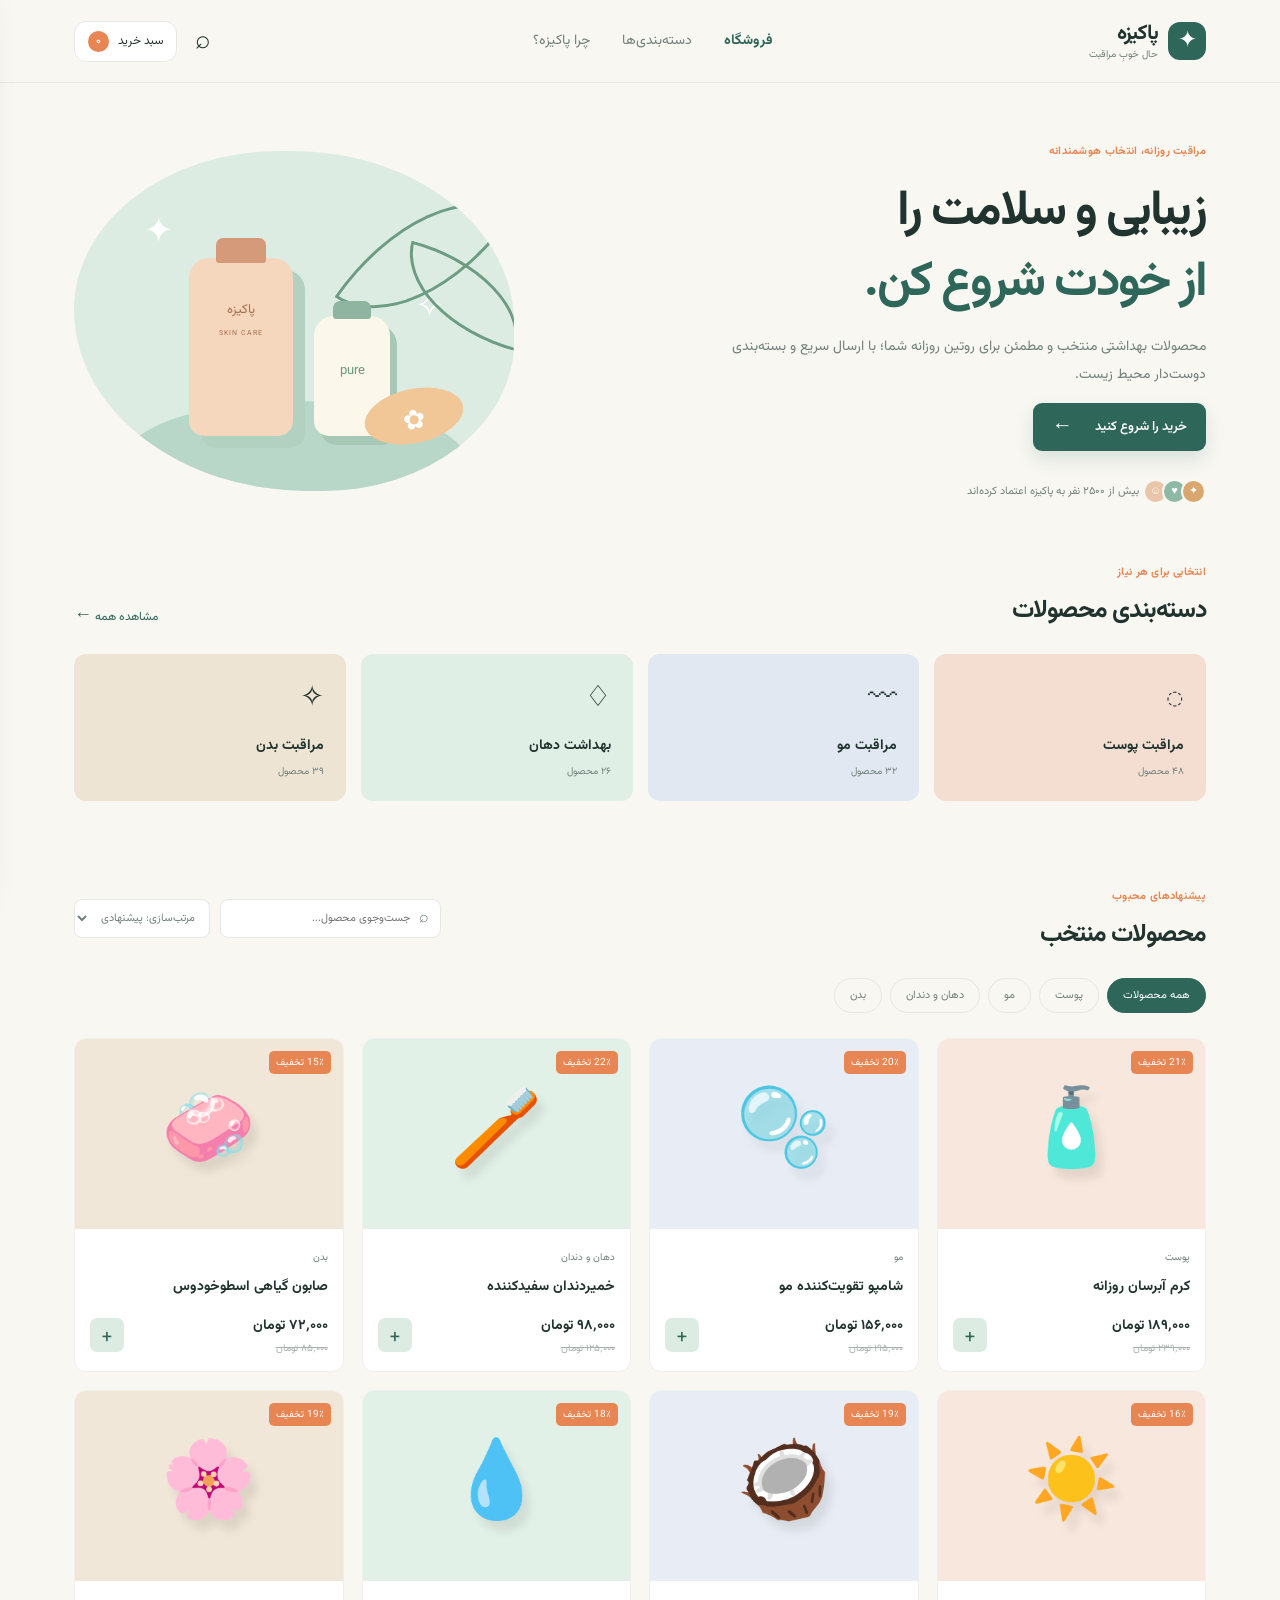
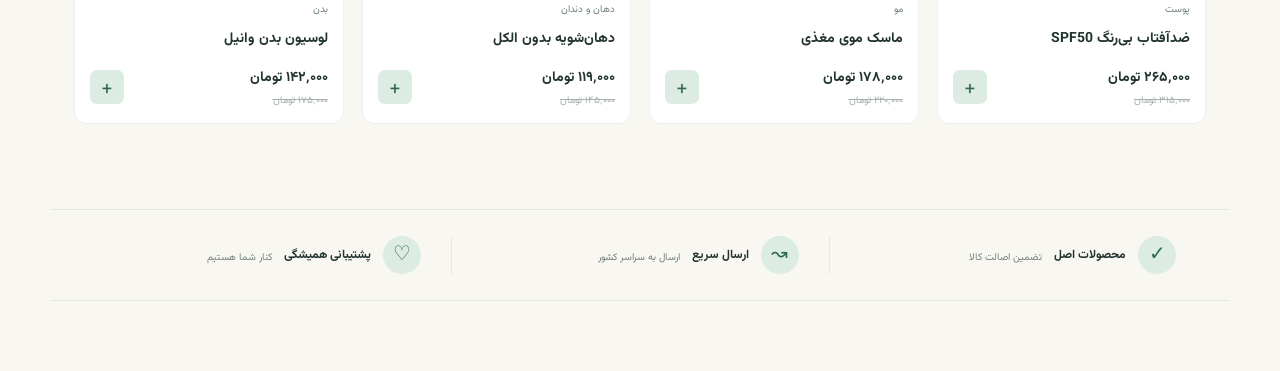
<file: run-20260830-100632-6245640f/index.html>
<!doctype html>
<html lang="fa" dir="rtl">
<head>
  <meta charset="UTF-8">
  <meta name="viewport" content="width=device-width, initial-scale=1.0">
  <meta name="description" content="فروشگاه آنلاین لوازم بهداشتی پاکیزه؛ محصولات مراقبت از پوست و مو با ارسال سریع">
  <title>پاکیزه | فروشگاه لوازم بهداشتی</title>
  <link rel="stylesheet" href="styles.css">
</head>
<body>
  <header class="site-header">
    <div class="container header-inner">
      <a class="brand" href="#top" aria-label="بازگشت به صفحه اصلی پاکیزه">
        <span class="brand-mark" aria-hidden="true">✦</span>
        <span><strong>پاکیزه</strong><small>حال خوبِ مراقبت</small></span>
      </a>
      <nav class="main-nav" aria-label="منوی اصلی">
        <a class="active" href="#products">فروشگاه</a>
        <a href="#categories">دسته‌بندی‌ها</a>
        <a href="#benefits">چرا پاکیزه؟</a>
      </nav>
      <div class="header-actions">
        <button class="icon-button" id="focusSearch" type="button" aria-label="جست‌وجوی محصول">⌕</button>
        <button class="cart-button" id="openCart" type="button" aria-label="مشاهده سبد خرید">
          <span aria-hidden="true">سبد خرید</span><b id="cartCount">۰</b>
        </button>
      </div>
    </div>
  </header>

  <main id="top">
    <section class="hero container" aria-labelledby="hero-title">
      <div class="hero-copy">
        <span class="eyebrow">مراقبت روزانه، انتخاب هوشمندانه</span>
        <h1 id="hero-title">زیبایی و سلامت را<br><em>از خودت شروع کن.</em></h1>
        <p>محصولات بهداشتی منتخب و مطمئن برای روتین روزانه شما؛ با ارسال سریع و بسته‌بندی دوست‌دار محیط زیست.</p>
        <a class="primary-button" href="#products">خرید را شروع کنید <span>←</span></a>
        <div class="hero-note"><span class="avatar-stack"><i>☺</i><i>♥</i><i>✦</i></span><span>بیش از ۲۵۰۰ نفر به پاکیزه اعتماد کرده‌اند</span></div>
      </div>
      <div class="hero-art" aria-label="تصویرسازی محصولات مراقبتی" role="img">
        <span class="sparkle sparkle-one">✦</span><span class="sparkle sparkle-two">✧</span>
        <div class="leaf leaf-one"></div><div class="leaf leaf-two"></div>
        <div class="bottle bottle-large"><span>پاکیزه</span><small>SKIN CARE</small></div>
        <div class="bottle bottle-small"><span>pure</span></div>
        <div class="soap">✿</div>
      </div>
    </section>

    <section class="categories container" id="categories" aria-labelledby="category-title">
      <div class="section-heading"><div><span class="eyebrow">انتخابی برای هر نیاز</span><h2 id="category-title">دسته‌بندی محصولات</h2></div><a href="#products">مشاهده همه <span>←</span></a></div>
      <div class="category-grid">
        <button class="category-card category-skin" data-category="پوست" type="button"><span class="category-icon">◌</span><strong>مراقبت پوست</strong><small>۴۸ محصول</small></button>
        <button class="category-card category-hair" data-category="مو" type="button"><span class="category-icon">〰</span><strong>مراقبت مو</strong><small>۳۲ محصول</small></button>
        <button class="category-card category-oral" data-category="دهان و دندان" type="button"><span class="category-icon">♢</span><strong>بهداشت دهان</strong><small>۲۶ محصول</small></button>
        <button class="category-card category-body" data-category="بدن" type="button"><span class="category-icon">✧</span><strong>مراقبت بدن</strong><small>۳۹ محصول</small></button>
      </div>
    </section>

    <section class="products-section container" id="products" aria-labelledby="products-title">
      <div class="section-heading products-heading"><div><span class="eyebrow">پیشنهادهای محبوب</span><h2 id="products-title">محصولات منتخب</h2></div><div class="product-tools"><label class="search-box"><span aria-hidden="true">⌕</span><input id="searchInput" type="search" placeholder="جست‌وجوی محصول..." aria-label="جست‌وجوی محصول"></label><select id="sortSelect" aria-label="مرتب‌سازی محصولات"><option value="featured">مرتب‌سازی: پیشنهادی</option><option value="price-low">ارزان‌ترین</option><option value="price-high">گران‌ترین</option><option value="discount">بیشترین تخفیف</option></select></div></div>
      <div class="filter-row" role="group" aria-label="فیلتر دسته‌بندی"><button class="filter-button active" data-filter="همه" type="button">همه محصولات</button><button class="filter-button" data-filter="پوست" type="button">پوست</button><button class="filter-button" data-filter="مو" type="button">مو</button><button class="filter-button" data-filter="دهان و دندان" type="button">دهان و دندان</button><button class="filter-button" data-filter="بدن" type="button">بدن</button></div>
      <div class="product-grid" id="productGrid" aria-live="polite"></div>
      <div class="empty-state" id="emptyState" hidden><div>⌕</div><h3>محصولی پیدا نشد</h3><p>عبارت جست‌وجو یا دسته‌بندی دیگری را امتحان کنید.</p><button class="secondary-button" id="clearFilters" type="button">حذف فیلترها</button></div>
    </section>

    <section class="benefits container" id="benefits" aria-label="مزایای خرید از پاکیزه"><div><span class="benefit-icon">✓</span><strong>محصولات اصل</strong><small>تضمین اصالت کالا</small></div><div><span class="benefit-icon">↝</span><strong>ارسال سریع</strong><small>ارسال به سراسر کشور</small></div><div><span class="benefit-icon">♡</span><strong>پشتیبانی همیشگی</strong><small>کنار شما هستیم</small></div></section>
  </main>

  <aside class="cart-panel" id="cartPanel" aria-label="سبد خرید" aria-hidden="true">
    <div class="cart-header"><div><span class="eyebrow">انتخاب‌های شما</span><h2>سبد خرید</h2></div><button class="close-button" id="closeCart" type="button" aria-label="بستن سبد خرید">×</button></div>
    <div class="cart-items" id="cartItems"></div>
    <div class="cart-empty" id="cartEmpty"><span>🛍</span><h3>سبد خرید شما خالی است</h3><p>محصولات مورد علاقه‌تان را به سبد اضافه کنید.</p></div>
    <div class="cart-footer" id="cartFooter"><div class="total-line"><span>مجموع سفارش</span><strong id="cartTotal">۰ تومان</strong></div><button class="primary-button full-button" id="checkoutButton" type="button">ادامه و ثبت سفارش <span>←</span></button><small>پرداخت در این نسخه نمایشی انجام نمی‌شود.</small></div>
  </aside>
  <div class="overlay" id="overlay"></div>
  <div class="toast" id="toast" role="status" aria-live="polite"></div>
  <script src="script.js"></script>
</body>
</html>
</file>
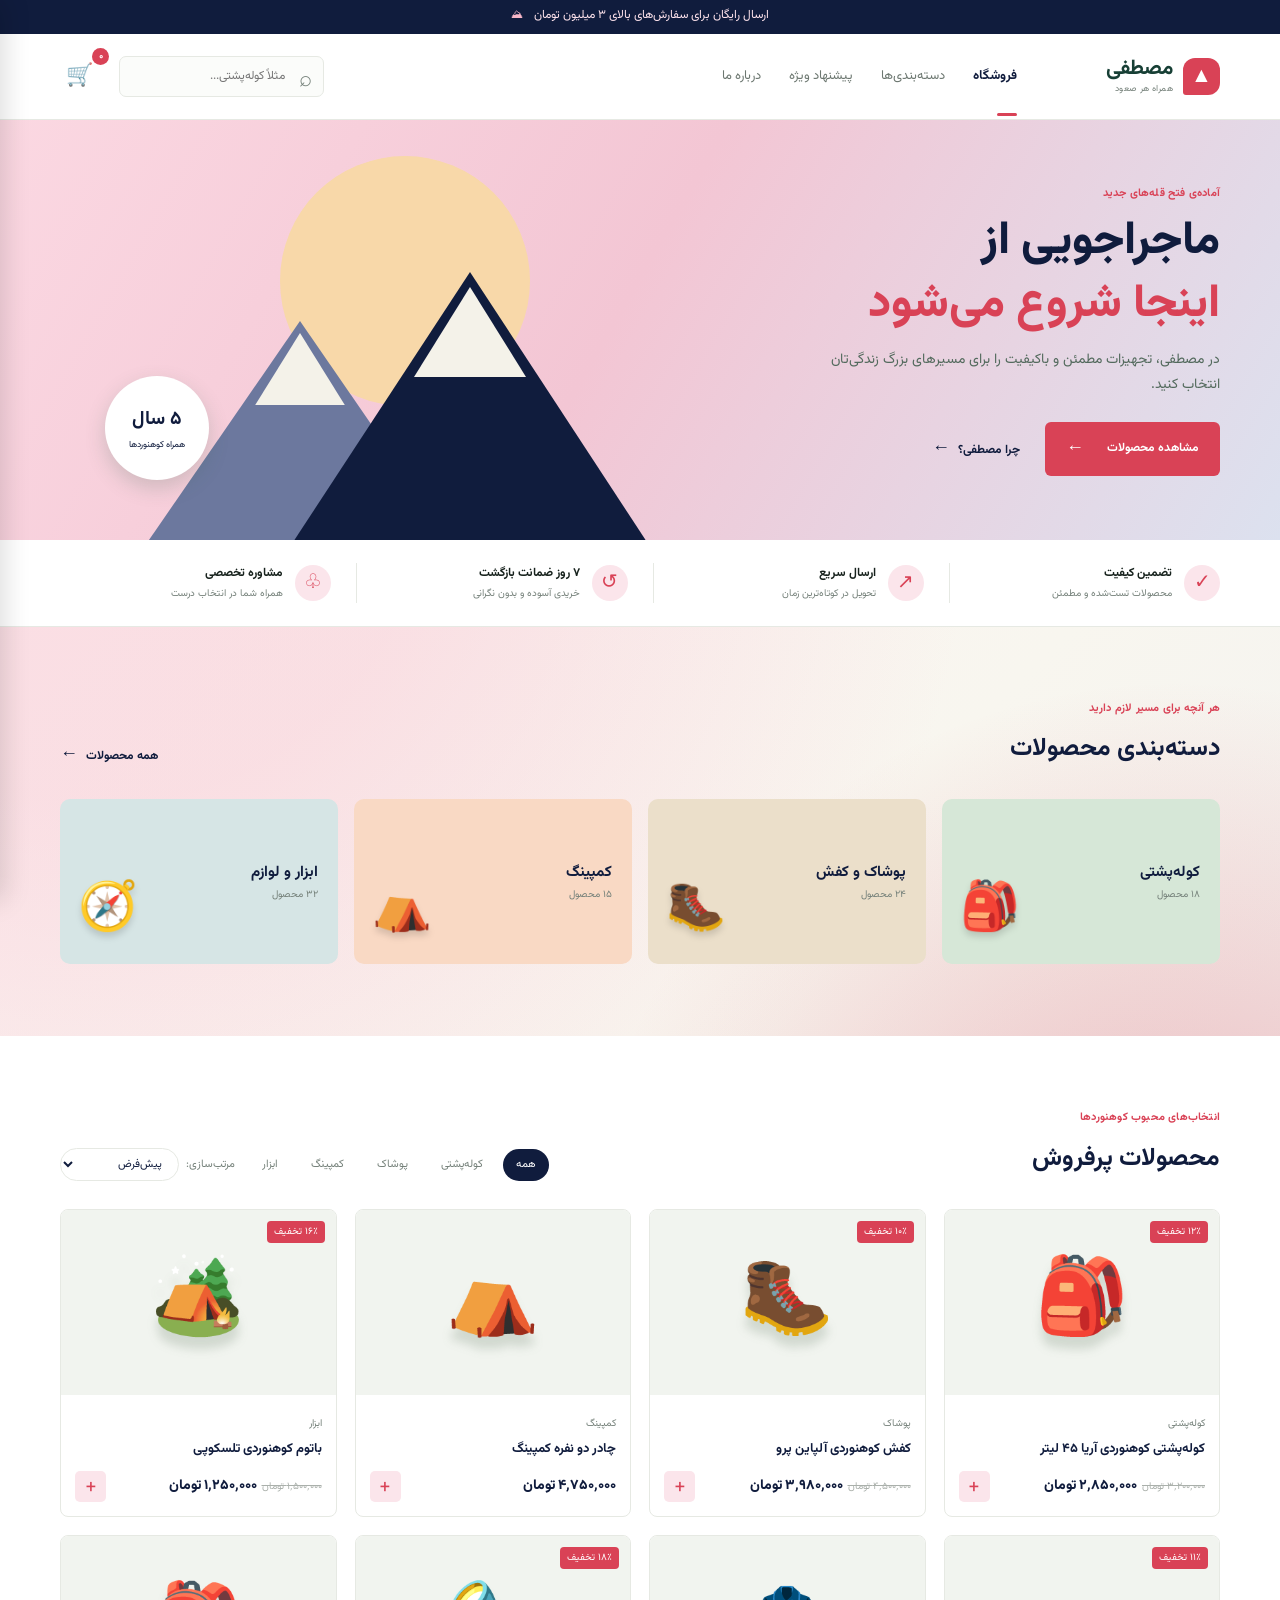
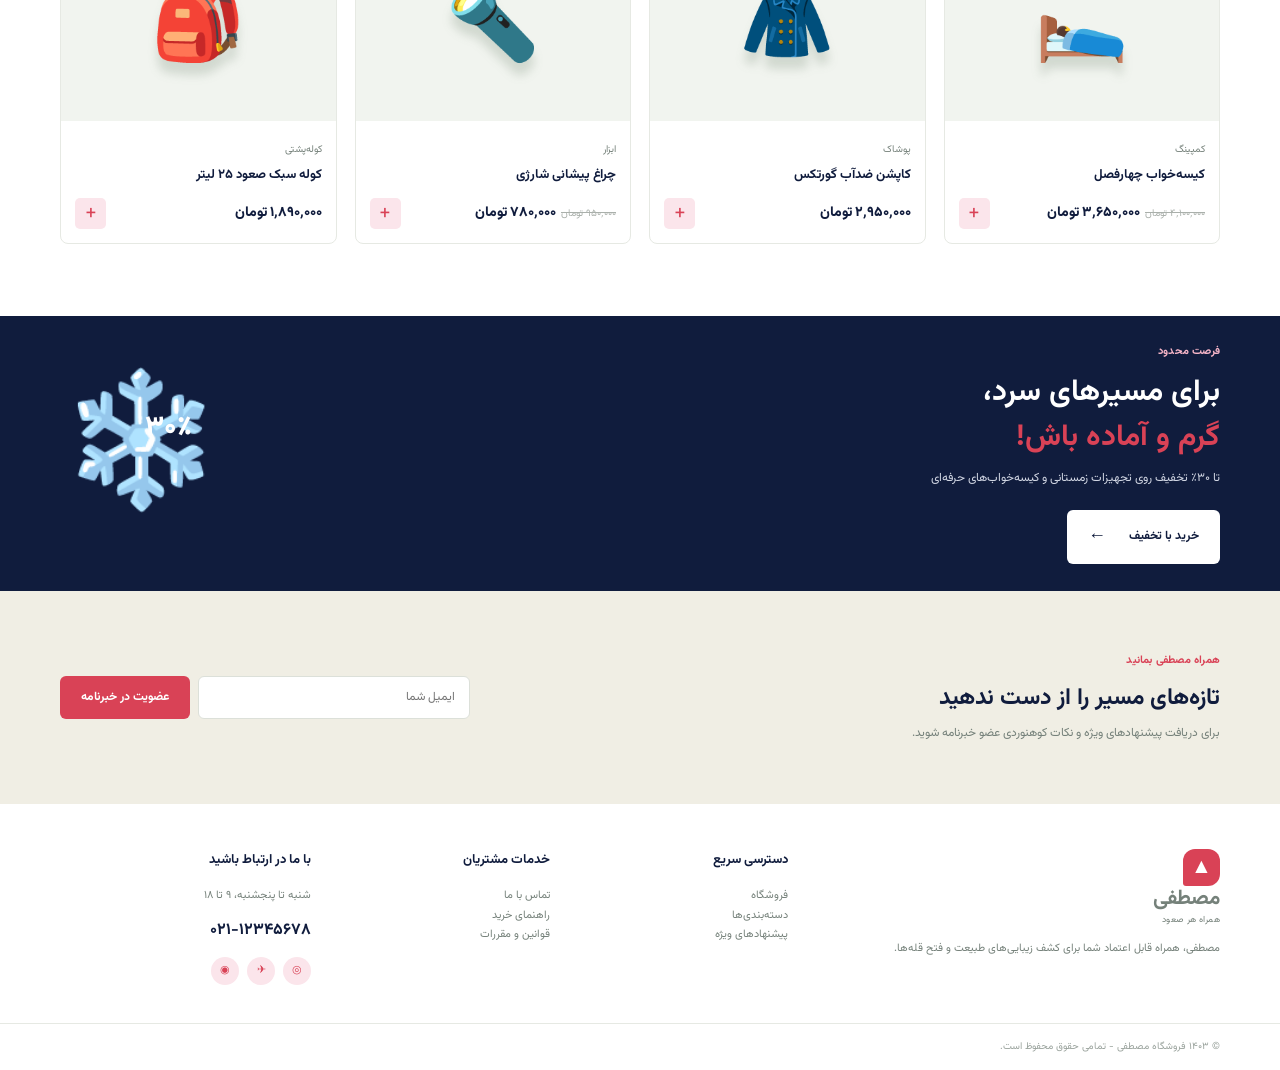
<file: run-20260830-113325-5ec0e6a3/index.html>
<!DOCTYPE html>
<html lang="fa" dir="rtl">
<head>
  <meta charset="UTF-8">
  <meta name="viewport" content="width=device-width, initial-scale=1.0">
  <meta name="description" content="فروشگاه تخصصی لوازم کوهنوردی مصطفی؛ تجهیزات حرفه‌ای برای ماجراجویی در طبیعت">
  <title>مصطفی | فروشگاه لوازم کوهنوردی</title>
  <link rel="preconnect" href="https://fonts.googleapis.com">
  <link rel="preconnect" href="https://fonts.gstatic.com" crossorigin>
  <link href="https://fonts.googleapis.com/css2?family=Vazirmatn:wght@400;500;600;700;800&display=swap" rel="stylesheet">
  <link rel="stylesheet" href="styles.css">
</head>
<body>
  <div class="announcement">ارسال رایگان برای سفارش‌های بالای ۳ میلیون تومان <span>⛰</span></div>
  <header class="site-header">
    <div class="container header-inner">
      <button class="icon-button menu-toggle" type="button" aria-label="باز کردن منو" aria-expanded="false">☰</button>
      <a class="brand" href="#top" aria-label="صفحه اصلی فروشگاه مصطفی"><span class="brand-mark">▲</span><span><strong>مصطفی</strong><small>همراه هر صعود</small></span></a>
      <nav class="main-nav" aria-label="منوی اصلی"><a class="active" href="#products">فروشگاه</a><a href="#categories">دسته‌بندی‌ها</a><a href="#special">پیشنهاد ویژه</a><a href="#about">درباره ما</a></nav>
      <div class="header-actions"><div class="search-box"><label for="search">جست‌وجو در محصولات</label><input id="search" type="search" placeholder="مثلاً کوله‌پشتی..." autocomplete="off"><span aria-hidden="true">⌕</span></div><button class="cart-button" type="button" aria-label="باز کردن سبد خرید" aria-expanded="false"><span class="cart-icon">🛒</span><b class="cart-count">۰</b></button></div>
    </div>
  </header>
  <main id="top">
    <section class="hero"><div class="container hero-content"><div class="hero-copy"><span class="eyebrow">آماده‌ی فتح قله‌های جدید</span><h1>ماجراجویی از<br><em>اینجا شروع می‌شود</em></h1><p>در مصطفی، تجهیزات مطمئن و باکیفیت را برای مسیرهای بزرگ زندگی‌تان انتخاب کنید.</p><div class="hero-buttons"><a class="button button-primary" href="#products">مشاهده محصولات <span>←</span></a><a class="text-link" href="#about">چرا مصطفی؟ <span>←</span></a></div></div><div class="hero-art" aria-label="تصویر کوهستان"><div class="sun"></div><div class="mountain mountain-back"></div><div class="mountain mountain-front"></div><div class="hero-badge"><strong>۵ سال</strong><span>همراه کوهنوردها</span></div></div></div></section>
    <section class="benefits" aria-label="مزیت‌های فروشگاه"><div class="container benefit-grid"><div class="benefit"><span>✓</span><div><strong>تضمین کیفیت</strong><small>محصولات تست‌شده و مطمئن</small></div></div><div class="benefit"><span>↗</span><div><strong>ارسال سریع</strong><small>تحویل در کوتاه‌ترین زمان</small></div></div><div class="benefit"><span>↺</span><div><strong>۷ روز ضمانت بازگشت</strong><small>خریدی آسوده و بدون نگرانی</small></div></div><div class="benefit"><span>♧</span><div><strong>مشاوره تخصصی</strong><small>همراه شما در انتخاب درست</small></div></div></div></section>
    <section class="section" id="categories"><div class="container"><div class="section-heading"><div><span class="eyebrow">هر آنچه برای مسیر لازم دارید</span><h2>دسته‌بندی محصولات</h2></div><a class="text-link" href="#products">همه محصولات <span>←</span></a></div><div class="category-grid"><button class="category-card category-green" data-category="کوله‌پشتی"><span class="category-emoji">🎒</span><strong>کوله‌پشتی</strong><small>۱۸ محصول</small></button><button class="category-card category-sand" data-category="پوشاک"><span class="category-emoji">🥾</span><strong>پوشاک و کفش</strong><small>۲۴ محصول</small></button><button class="category-card category-orange" data-category="کمپینگ"><span class="category-emoji">⛺</span><strong>کمپینگ</strong><small>۱۵ محصول</small></button><button class="category-card category-blue" data-category="ابزار"><span class="category-emoji">🧭</span><strong>ابزار و لوازم</strong><small>۳۲ محصول</small></button></div></div></section>
    <section class="section products-section" id="products"><div class="container"><div class="section-heading"><div><span class="eyebrow">انتخاب‌های محبوب کوهنوردها</span><h2>محصولات پرفروش</h2></div><div class="product-toolbar"><div class="filter-buttons" role="group" aria-label="فیلتر محصولات"><button class="filter active" data-filter="همه">همه</button><button class="filter" data-filter="کوله‌پشتی">کوله‌پشتی</button><button class="filter" data-filter="پوشاک">پوشاک</button><button class="filter" data-filter="کمپینگ">کمپینگ</button><button class="filter" data-filter="ابزار">ابزار</button></div><label class="sort-control" for="sort-products">مرتب‌سازی:<select id="sort-products" aria-label="مرتب‌سازی محصولات"><option value="default">پیش‌فرض</option><option value="name-asc">نام، صعودی</option><option value="price-asc">قیمت، کم به زیاد</option><option value="price-desc">قیمت، زیاد به کم</option></select></label></div></div><div class="product-grid" id="product-grid"></div><p class="empty-state" id="empty-state" hidden>محصولی با این مشخصات پیدا نشد.</p></div></section>
    <section class="special" id="special"><div class="container special-inner"><div><span class="eyebrow">فرصت محدود</span><h2>برای مسیرهای سرد،<br><em>گرم و آماده باش!</em></h2><p>تا ۳۰٪ تخفیف روی تجهیزات زمستانی و کیسه‌خواب‌های حرفه‌ای</p><a class="button button-light" href="#products">خرید با تخفیف <span>←</span></a></div><div class="special-illustration">❄️<span>۳۰٪</span></div></div></section>
    <section class="newsletter"><div class="container newsletter-inner"><div><span class="eyebrow">همراه مصطفی بمانید</span><h2>تازه‌های مسیر را از دست ندهید</h2><p>برای دریافت پیشنهادهای ویژه و نکات کوهنوردی عضو خبرنامه شوید.</p></div><form class="newsletter-form"><label class="sr-only" for="email">ایمیل شما</label><input id="email" type="email" placeholder="ایمیل شما" required><button class="button button-primary" type="submit">عضویت در خبرنامه</button></form></div></section>
  </main>
  <aside class="cart-drawer" aria-label="سبد خرید" aria-hidden="true"><div class="cart-head"><h2>سبد خرید شما</h2><button class="close-cart" type="button" aria-label="بستن سبد خرید">×</button></div><div class="cart-items"></div><div class="cart-footer"><div><span>مجموع سبد</span><strong class="cart-total">۰ تومان</strong></div><button class="button button-primary checkout" type="button">ادامه فرایند خرید</button></div></aside><div class="overlay"></div><div class="toast" role="status"></div>
  <footer id="about"><div class="container footer-grid"><div><a class="brand footer-brand" href="#top"><span class="brand-mark">▲</span><span><strong>مصطفی</strong><small>همراه هر صعود</small></span></a><p>مصطفی، همراه قابل اعتماد شما برای کشف زیبایی‌های طبیعت و فتح قله‌ها.</p></div><div><h3>دسترسی سریع</h3><a href="#products">فروشگاه</a><a href="#categories">دسته‌بندی‌ها</a><a href="#special">پیشنهادهای ویژه</a></div><div><h3>خدمات مشتریان</h3><a href="#about">تماس با ما</a><a href="#about">راهنمای خرید</a><a href="#about">قوانین و مقررات</a></div><div><h3>با ما در ارتباط باشید</h3><p>شنبه تا پنجشنبه، ۹ تا ۱۸</p><strong class="phone">۰۲۱-۱۲۳۴۵۶۷۸</strong><div class="socials"><a href="#about" aria-label="اینستاگرام">◎</a><a href="#about" aria-label="تلگرام">✈</a><a href="#about" aria-label="واتساپ">◉</a></div></div></div><div class="copyright"><div class="container">© ۱۴۰۳ فروشگاه مصطفی - تمامی حقوق محفوظ است.</div></footer>
  <script src="script.js"></script>
</body>
</html>
</file>
<file: run-20260830-100632-6245640f/styles.css>
@import url('https://fonts.googleapis.com/css2?family=Vazirmatn:wght@400;500;600;700;800&display=swap');
:root{--ink:#20332e;--muted:#71817b;--green:#2e6659;--mint:#dcece3;--cream:#f8f7f2;--line:#e4e9e4;--orange:#e88653;--white:#fff}*{box-sizing:border-box}html{scroll-behavior:smooth}body{margin:0;background:var(--cream);color:var(--ink);font-family:'Vazirmatn',Tahoma,sans-serif;direction:rtl}button,input,select{font:inherit}button,a{transition:.2s ease}button{cursor:pointer}a{text-decoration:none;color:inherit}.container{max-width:1180px;margin:auto;padding-left:24px;padding-right:24px}.site-header{background:rgba(248,247,242,.94);border-bottom:1px solid var(--line);position:sticky;top:0;z-index:5;backdrop-filter:blur(12px)}.header-inner{height:82px;display:flex;align-items:center;justify-content:space-between;gap:28px}.brand{display:flex;align-items:center;gap:10px;line-height:1}.brand-mark{background:var(--green);color:#fff;border-radius:12px;width:38px;height:38px;display:grid;place-items:center;font-size:23px}.brand strong{display:block;font-size:21px;letter-spacing:-1px}.brand small{display:block;color:var(--muted);font-size:10px;margin-top:6px}.main-nav{display:flex;gap:32px;color:var(--muted);font-size:14px}.main-nav a:hover,.main-nav .active{color:var(--green);font-weight:700}.header-actions{display:flex;align-items:center;gap:12px}.icon-button,.close-button{border:0;background:transparent;color:var(--ink);font-size:26px}.cart-button{border:1px solid var(--line);background:#fff;border-radius:12px;padding:9px 13px;display:flex;gap:9px;align-items:center;color:var(--ink);font-size:12px}.cart-button b{background:var(--orange);color:#fff;border-radius:50%;font-size:11px;min-width:21px;height:21px;display:grid;place-items:center}.hero{min-height:445px;display:flex;align-items:center;justify-content:space-between;gap:30px}.hero-copy{max-width:570px;padding:55px 0}.eyebrow{font-size:11px;color:var(--orange);font-weight:700;letter-spacing:.3px}.hero h1{font-size:49px;line-height:1.45;margin:14px 0 12px;letter-spacing:-2px}.hero h1 em{color:var(--green);font-style:normal}.hero p{color:var(--muted);line-height:2;font-size:14px;max-width:480px}.primary-button{display:inline-flex;align-items:center;justify-content:center;gap:22px;background:var(--green);color:#fff;border:0;border-radius:9px;padding:14px 19px;font-size:13px;font-weight:600;box-shadow:0 8px 18px #2e665926}.primary-button:hover{background:#214e44;transform:translateY(-2px)}.primary-button span{font-size:21px;line-height:10px}.hero-note{display:flex;align-items:center;gap:10px;margin-top:28px;color:var(--muted);font-size:11px}.avatar-stack{display:flex;direction:ltr}.avatar-stack i{font-style:normal;background:#e9c5aa;border:2px solid var(--cream);border-radius:50%;width:25px;height:25px;text-align:center;line-height:21px;margin-left:-6px;color:#fff}.avatar-stack i:nth-child(2){background:#8eb9a4}.avatar-stack i:nth-child(3){background:#d9a76e}.hero-art{height:340px;width:440px;background:var(--mint);border-radius:48% 52% 45% 55%;position:relative;overflow:hidden;flex-shrink:0}.hero-art:after{content:'';position:absolute;bottom:-40px;left:45px;width:350px;height:130px;background:#b9d7c8;border-radius:50%}.bottle{position:absolute;z-index:1;background:#f5d7bd;border-radius:20px 20px 15px 15px;box-shadow:12px 12px 0 #b3d1c0;width:104px;height:178px;bottom:55px;left:115px;text-align:center;padding-top:42px;color:#a86d50;font-size:13px}.bottle:before{content:'';position:absolute;top:-20px;left:27px;width:50px;height:25px;background:#d49a79;border-radius:7px 7px 3px 3px}.bottle small{display:block;font-size:7px;margin-top:8px;letter-spacing:1px}.bottle-small{width:76px;height:120px;left:240px;bottom:55px;background:#fbf8eb;padding-top:45px;color:#6b9980;box-shadow:7px 9px 0 #a5c8b7}.bottle-small:before{width:38px;height:18px;left:19px;top:-15px;background:#8fb49f}.soap{position:absolute;z-index:2;bottom:48px;left:290px;width:100px;height:54px;border-radius:50%;background:#f1c797;text-align:center;padding-top:12px;color:#fff;font-size:27px;transform:rotate(-12deg)}.leaf{position:absolute;border:3px solid #6c9c82;border-radius:100% 0 100% 0;width:100px;height:170px;transform:rotate(35deg);right:40px;top:20px}.leaf-two{right:10px;top:80px;transform:rotate(105deg);width:80px;height:130px}.sparkle{position:absolute;color:#fff;font-size:35px}.sparkle-one{top:55px;left:70px}.sparkle-two{top:130px;right:70px}.section-heading{display:flex;align-items:end;justify-content:space-between;margin-bottom:24px}.section-heading h2{margin:7px 0 0;font-size:25px;letter-spacing:-1px}.section-heading a{color:var(--green);font-size:12px}.section-heading a span{font-size:18px}.category-grid{display:grid;grid-template-columns:repeat(4,1fr);gap:15px}.category-card{border:0;text-align:right;padding:22px;border-radius:12px;min-height:125px;color:var(--ink);position:relative;overflow:hidden}.category-card:hover{transform:translateY(-4px);box-shadow:0 10px 25px #20332e18}.category-card strong,.category-card small{display:block;position:relative;z-index:1}.category-card strong{font-size:14px;margin-top:13px}.category-card small{color:var(--muted);font-size:10px;margin-top:7px}.category-icon{font-size:29px;display:block}.category-skin{background:#f4ded1}.category-hair{background:#e2e8f2}.category-oral{background:#e0efe6}.category-body{background:#eee4d3}.products-section{padding-top:82px}.products-heading{align-items:center}.product-tools{display:flex;gap:10px}.search-box{display:flex;align-items:center;gap:7px;background:#fff;border:1px solid var(--line);border-radius:8px;padding:0 11px;color:var(--muted)}.search-box input{border:0;outline:0;width:180px;padding:10px 2px;background:transparent;font-size:11px}.product-tools select{border:1px solid var(--line);border-radius:8px;background:#fff;color:var(--muted);font-size:11px;padding:0 10px}.filter-row{display:flex;gap:8px;margin-bottom:25px;flex-wrap:wrap}.filter-button{border:1px solid var(--line);background:transparent;border-radius:20px;color:var(--muted);font-size:11px;padding:8px 15px}.filter-button.active,.filter-button:hover{background:var(--green);border-color:var(--green);color:#fff}.product-grid{display:grid;grid-template-columns:repeat(4,1fr);gap:18px}.product-card{background:#fff;border:1px solid #edf0ed;border-radius:12px;overflow:hidden;position:relative}.product-card:hover{box-shadow:0 12px 25px #20332e12;transform:translateY(-3px)}.product-visual{height:190px;display:grid;place-items:center;position:relative}.visual-skin{background:#f8e7dc}.visual-hair{background:#e8edf5}.visual-oral{background:#e2f1e8}.visual-body{background:#f0e7d8}.product-emoji{font-size:76px;filter:drop-shadow(7px 10px 4px #00000015)}.discount{position:absolute;top:12px;right:12px;background:var(--orange);color:#fff;border-radius:5px;padding:4px 7px;font-size:10px}.product-info{padding:15px}.product-category{color:var(--muted);font-size:10px}.product-name{font-size:14px;margin:7px 0 15px;font-weight:700}.price-row{display:flex;align-items:center;justify-content:space-between}.price strong{font-size:14px}.price s{display:block;color:#a7b0ac;font-size:10px;margin-top:3px}.add-button{background:var(--mint);border:0;color:var(--green);border-radius:7px;width:34px;height:34px;font-size:22px}.add-button:hover{background:var(--green);color:#fff}.empty-state{text-align:center;padding:45px;color:var(--muted)}.empty-state div{font-size:40px}.empty-state h3{color:var(--ink);margin:8px}.secondary-button{border:1px solid var(--green);background:transparent;color:var(--green);border-radius:8px;padding:9px 15px;font-size:12px}.benefits{margin-top:85px;margin-bottom:70px;border-top:1px solid var(--line);border-bottom:1px solid var(--line);display:grid;grid-template-columns:repeat(3,1fr);padding-top:26px;padding-bottom:26px}.benefits>div{display:flex;align-items:center;gap:12px;border-left:1px solid var(--line);padding-right:30px}.benefits>div:last-child{border:0}.benefit-icon{width:38px;height:38px;background:var(--mint);color:var(--green);border-radius:50%;display:grid;place-items:center;font-size:20px}.benefits strong,.benefits small{display:block}.benefits strong{font-size:12px}.benefits small{color:var(--muted);font-size:10px;margin-top:5px}.cart-panel{position:fixed;z-index:10;top:0;bottom:0;left:0;width:390px;background:#fff;box-shadow:0 0 35px #0002;padding:28px;transform:translateX(-105%);transition:.3s;display:flex;flex-direction:column}.cart-panel.open{transform:translateX(0)}.overlay{position:fixed;inset:0;background:#20332e88;z-index:9;display:none}.overlay.show{display:block}.cart-header{display:flex;justify-content:space-between;align-items:start;border-bottom:1px solid var(--line);padding-bottom:18px}.cart-header h2{margin:7px 0 0}.close-button{font-size:30px;color:var(--muted)}.cart-items{overflow:auto;flex:1}.cart-item{display:flex;gap:10px;padding:16px 0;border-bottom:1px solid var(--line);align-items:center}.cart-item-visual{width:55px;height:55px;border-radius:8px;display:grid;place-items:center;font-size:28px}.cart-item-info{flex:1}.cart-item-info strong{font-size:12px;display:block}.cart-item-info small{color:var(--muted);font-size:10px}.quantity{display:flex;align-items:center;gap:8px;margin-top:8px}.quantity button{border:1px solid var(--line);background:#fff;border-radius:4px;width:22px;height:22px}.remove-item{border:0;background:transparent;color:#ba6a5b;font-size:17px}.cart-empty{text-align:center;color:var(--muted);padding:70px 0}.cart-empty span{font-size:45px}.cart-empty h3{font-size:15px;color:var(--ink)}.cart-empty p{font-size:11px}.cart-footer{border-top:1px solid var(--line);padding-top:18px}.total-line{display:flex;justify-content:space-between;margin-bottom:15px;font-size:13px}.total-line strong{color:var(--green)}.full-button{width:100%}.cart-footer small{display:block;text-align:center;color:var(--muted);font-size:9px;margin-top:10px}.toast{position:fixed;z-index:20;bottom:25px;right:25px;background:var(--ink);color:#fff;padding:12px 18px;border-radius:8px;font-size:12px;opacity:0;transform:translateY(15px);transition:.25s}.toast.show{opacity:1;transform:none}
@media(max-width:800px){.main-nav{display:none}.hero{min-height:auto;padding-top:25px;flex-direction:column-reverse}.hero-copy{padding:25px 0 45px;text-align:center}.hero p{margin-right:auto;margin-left:auto}.hero-note{justify-content:center}.hero h1{font-size:38px}.hero-art{width:100%;height:280px}.category-grid,.product-grid{grid-template-columns:repeat(2,1fr)}.products-heading{align-items:stretch;flex-direction:column;gap:18px}.product-tools{flex-wrap:wrap}.search-box{flex:1}.search-box input{width:100%}.product-tools select{padding:10px}.benefits{grid-template-columns:1fr;gap:20px}.benefits>div{border-left:0;border-bottom:1px solid var(--line);padding:0 0 15px}.benefits>div:last-child{padding-bottom:0}.cart-panel{width:min(390px,100%)} }
@media(max-width:480px){.container{padding-left:16px;padding-right:16px}.header-inner{height:70px}.brand small{display:none}.hero h1{font-size:32px}.category-card{padding:15px;min-height:110px}.product-grid{gap:10px}.product-visual{height:145px}.product-emoji{font-size:55px}.product-info{padding:11px}.product-name{font-size:12px}.products-section{padding-top:55px}}
</file>
<file: run-20260830-113325-5ec0e6a3/styles.css>
:root{--forest:#173f35;--green:#28644d;--sage:#dce9dc;--orange:#e87535;--cream:#f8f6ef;--ink:#17221d;--muted:#75817a;--white:#fff;--line:#e6e9e3;--navy:#101c3d;--pink:#f7b6c8;--red:#d94256}*{box-sizing:border-box}html{scroll-behavior:smooth}body{margin:0;background:radial-gradient(circle at 8% 18%,#f7b6c855 0 13%,transparent 35%),radial-gradient(circle at 92% 48%,#d9425638 0 12%,transparent 33%),linear-gradient(135deg,#fff0f4 0%,#f8f6ef 43%,#e8eaf3 100%);color:var(--ink);font-family:'Vazirmatn',Tahoma,sans-serif;line-height:1.8}a{text-decoration:none;color:inherit}button,input,select{font:inherit}button{cursor:pointer;border:0}.container{width:min(1160px,calc(100% - 40px));margin:auto}.announcement{height:34px;background:var(--navy);color:#ffe4ed;text-align:center;font-size:12px;padding:5px}.announcement span{color:var(--pink);margin-right:8px}.site-header{height:86px;background:#fff;border-bottom:1px solid var(--line);position:sticky;top:0;z-index:20}.header-inner{height:100%;display:flex;align-items:center;gap:48px}.brand{display:flex;align-items:center;gap:10px;color:var(--forest);min-width:155px}.brand-mark{width:37px;height:37px;background:var(--red);color:#fff;border-radius:12px 12px 12px 3px;display:grid;place-items:center;font-size:21px;line-height:1}.brand strong{display:block;font-size:21px;line-height:1.2}.brand small{display:block;color:var(--muted);font-size:9px;letter-spacing:.4px}.main-nav{display:flex;gap:28px;font-size:13px;color:#6c7770;flex:1}.main-nav a{position:relative}.main-nav a.active,.main-nav a:hover{color:var(--navy);font-weight:700}.main-nav a.active:after{content:'';height:3px;width:20px;background:var(--red);position:absolute;bottom:-28px;right:0;border-radius:3px}.header-actions{display:flex;gap:20px;align-items:center}.search-box{position:relative}.search-box label{position:absolute;width:1px;height:1px;overflow:hidden}.search-box input{border:1px solid var(--line);border-radius:7px;padding:9px 38px 9px 14px;width:205px;background:#fbfcfa;font-size:12px;outline:0}.search-box input:focus{border-color:var(--red);box-shadow:0 0 0 3px #f7b6c855}.search-box span{position:absolute;right:12px;top:5px;font-size:22px;color:var(--muted)}.cart-button,.icon-button{background:transparent;color:var(--navy);position:relative}.cart-icon{font-size:22px}.cart-count{position:absolute;background:var(--red);color:#fff;border-radius:50%;font-size:10px;min-width:17px;height:17px;line-height:17px;top:-8px;right:-10px}.menu-toggle{display:none}.hero{background:linear-gradient(120deg,#fbd8e2,#f3c6d4 48%,#dce1ef);min-height:420px;overflow:hidden}.hero-content{display:flex;align-items:center;min-height:420px}.hero-copy{width:50%;z-index:2}.eyebrow{display:block;color:var(--red);font-size:11px;font-weight:700;margin-bottom:8px;letter-spacing:.2px}.hero h1{font-size:46px;line-height:1.35;color:var(--navy);margin:0 0 12px;font-weight:800}.hero h1 em,.special em{color:var(--red);font-style:normal}.hero p{color:#536a5d;max-width:410px;font-size:14px;margin:0 0 24px}.hero-buttons{display:flex;align-items:center;gap:25px}.button{display:inline-flex;align-items:center;justify-content:center;gap:18px;border-radius:6px;padding:11px 21px;font-size:12px;font-weight:700;transition:.2s}.button-primary{background:var(--red);color:#fff}.button-primary:hover{background:#b72d43;transform:translateY(-2px)}.button-light{background:#fff;color:var(--navy)}.text-link{font-size:12px;font-weight:700;color:var(--navy)}.text-link span,.button span{font-size:18px;margin-right:5px}.hero-art{height:100%;width:50%;position:relative;min-height:420px}.sun{position:absolute;width:250px;height:250px;border-radius:50%;background:#f8d8a9;top:36px;right:110px}.mountain{position:absolute;bottom:-22px;width:0;height:0;border-left:190px solid transparent;border-right:190px solid transparent;border-bottom:290px solid var(--navy)}.mountain:after{content:'';position:absolute;border-left:56px solid transparent;border-right:56px solid transparent;border-bottom:90px solid #f4f2e9;left:-56px;top:15px}.mountain-back{right:140px;bottom:-42px;border-left-width:200px;border-right-width:200px;border-bottom-color:#6c789e;transform:scale(.8)}.mountain-front{right:-20px}.hero-badge{position:absolute;bottom:60px;left:45px;background:#fff;border-radius:50%;width:104px;height:104px;display:grid;place-content:center;text-align:center;color:var(--navy);box-shadow:0 8px 20px #37654c35}.hero-badge strong{font-size:19px}.hero-badge span{font-size:9px}.benefits{background:#fff;border-bottom:1px solid var(--line)}.benefit-grid{display:grid;grid-template-columns:repeat(4,1fr);padding:23px 0;gap:25px}.benefit{display:flex;gap:12px;align-items:center;border-left:1px solid var(--line);padding-left:22px}.benefit:last-child{border:0}.benefit>span{width:36px;height:36px;border-radius:50%;background:#fbe5eb;color:var(--red);display:grid;place-items:center;font-size:20px}.benefit strong,.benefit small{display:block}.benefit strong{font-size:12px}.benefit small{color:var(--muted);font-size:10px}.section{padding:72px 0}.section-heading{display:flex;justify-content:space-between;align-items:end;margin-bottom:28px}.section-heading h2{font-size:25px;color:var(--navy);margin:0}.category-grid{display:grid;grid-template-columns:repeat(4,1fr);gap:16px}.category-card{height:165px;border-radius:10px;text-align:right;padding:20px;position:relative;overflow:hidden;color:var(--navy);transition:.2s}.category-card:hover{transform:translateY(-4px);box-shadow:0 10px 25px #294a3820}.category-green{background:#d6e7d7}.category-sand{background:#ebdfca}.category-orange{background:#f9d9c4}.category-blue{background:#d6e5e5}.category-emoji{display:block;font-size:48px;position:absolute;left:18px;bottom:10px;filter:drop-shadow(0 5px 3px #0002)}.category-card strong,.category-card small{display:block;position:relative}.category-card strong{font-size:15px}.category-card small{font-size:10px;color:var(--muted)}.products-section{background:#fff}.product-toolbar{display:flex;align-items:center;gap:14px;flex-wrap:wrap;justify-content:flex-end}.filter-buttons{display:flex;gap:7px}.filter{background:transparent;color:var(--muted);padding:6px 13px;border-radius:20px;font-size:11px}.filter.active,.filter:hover{background:var(--navy);color:#fff}.sort-control{display:flex;align-items:center;gap:7px;color:var(--muted);font-size:11px;white-space:nowrap}.sort-control select{border:1px solid var(--line);border-radius:20px;background:#fff;color:var(--navy);padding:6px 12px;outline:0;font-size:11px}.sort-control select:focus{border-color:var(--red);box-shadow:0 0 0 3px #f7b6c855}.product-grid{display:grid;grid-template-columns:repeat(4,1fr);gap:18px}.product-card{border:1px solid var(--line);border-radius:8px;overflow:hidden;background:#fff;position:relative;transition:.2s}.product-card:hover{box-shadow:0 8px 24px #1b38241a;transform:translateY(-3px)}.product-image{height:185px;background:#f1f4ef;display:grid;place-items:center;position:relative;overflow:hidden}.product-visual{font-size:75px;filter:drop-shadow(0 12px 5px #49664a30)}.discount{position:absolute;top:11px;right:11px;background:var(--red);color:#fff;border-radius:4px;padding:2px 7px;font-size:10px}.product-info{padding:14px}.product-info h3{font-size:13px;margin:0 0 8px;color:var(--navy)}.product-category{font-size:10px;color:var(--muted)}.price-row{display:flex;align-items:center;justify-content:space-between;margin-top:10px}.price{font-weight:800;font-size:14px;color:var(--navy)}.price small{font-size:9px;font-weight:400}.old-price{text-decoration:line-through;color:#aab0ab;font-size:10px;margin-left:5px}.add-product{width:31px;height:31px;border-radius:5px;background:#fbe5eb;color:var(--red);font-size:22px;line-height:1}.add-product:hover{background:var(--red);color:#fff}.empty-state{text-align:center;padding:30px;color:var(--muted)}.special{background:var(--navy);color:#fff;overflow:hidden}.special-inner{min-height:275px;display:flex;align-items:center;justify-content:space-between}.special .eyebrow{color:var(--pink)}.special h2{font-size:30px;line-height:1.5;margin:0 0 8px}.special p{font-size:12px;color:#d2d7e4;margin:0 0 20px}.special-illustration{font-size:130px;color:#ecab66;position:relative;direction:ltr}.special-illustration span{font-size:28px;color:#fff;position:absolute;right:30px;top:67px;font-weight:800}.newsletter{padding:60px 0;background:#f0eee4}.newsletter-inner{display:flex;justify-content:space-between;align-items:center}.newsletter h2{font-size:23px;color:var(--navy);margin:0 0 3px}.newsletter p{font-size:12px;color:var(--muted);margin:0}.newsletter-form{display:flex;gap:8px;width:410px}.newsletter-form input{flex:1;border:1px solid #dce0d9;border-radius:6px;padding:10px 14px;background:#fff;font-size:12px;outline:0}footer{background:#fff;padding-top:45px}.footer-grid{display:grid;grid-template-columns:2fr 1fr 1fr 1.3fr;gap:45px;padding-bottom:38px}.footer-grid p,.footer-grid a{display:block;color:var(--muted);font-size:11px}.footer-grid h3{font-size:13px;color:var(--navy);margin:0 0 13px}.phone{color:var(--navy);font-size:16px}.socials{display:flex;gap:8px;margin-top:12px}.socials a{width:28px;height:28px;background:#fbe5eb;border-radius:50%;display:grid;place-items:center;color:var(--red)}.copyright{border-top:1px solid var(--line);padding:14px 0;color:#9aa39d;font-size:10px}.cart-drawer{position:fixed;z-index:40;left:0;top:0;height:100vh;width:370px;background:#fff;transform:translateX(-100%);transition:.3s;display:flex;flex-direction:column;box-shadow:5px 0 25px #0002}.cart-drawer.open{transform:translateX(0)}.cart-head{padding:23px;border-bottom:1px solid var(--line);display:flex;justify-content:space-between}.cart-head h2{font-size:18px;color:var(--navy);margin:0}.close-cart{background:none;font-size:28px;color:var(--muted)}.cart-items{padding:15px 20px;overflow:auto;flex:1}.cart-item{display:flex;gap:12px;padding:13px 0;border-bottom:1px solid var(--line);align-items:center}.cart-item-image{width:55px;height:55px;background:#f0f4ef;border-radius:5px;display:grid;place-items:center;font-size:28px}.cart-item-info{flex:1}.cart-item-info strong{font-size:11px;display:block}.cart-item-info small{font-size:10px;color:var(--muted)}.quantity{display:flex;align-items:center;gap:8px;margin-top:5px}.quantity button{width:20px;height:20px;border-radius:3px;background:#fbe5eb;color:var(--red)}.remove-item{color:#bd7d65;background:none;font-size:16px}.cart-footer{padding:20px;border-top:1px solid var(--line)}.cart-footer>div{display:flex;justify-content:space-between;font-size:12px;margin-bottom:15px}.cart-total{color:var(--navy)}.cart-footer .button{width:100%}.overlay{display:none;position:fixed;inset:0;background:#101c3d55;z-index:30}.overlay.show{display:block}.toast{position:fixed;z-index:60;bottom:25px;right:25px;background:var(--navy);color:#fff;padding:10px 18px;border-radius:5px;font-size:12px;opacity:0;transform:translateY(15px);transition:.3s}.toast.show{opacity:1;transform:translateY(0)}.sr-only{position:absolute;width:1px;height:1px;padding:0;margin:-1px;overflow:hidden;clip:rect(0,0,0,0);white-space:nowrap;border:0}@media(max-width:850px){.container{width:min(100% - 28px,600px)}.header-inner{gap:15px}.menu-toggle{display:block;font-size:22px;order:-1}.main-nav{position:absolute;top:86px;right:0;background:#fff;width:100%;padding:20px;display:none;box-shadow:0 8px 15px #0001}.main-nav.open{display:flex;flex-direction:column;gap:14px}.main-nav a.active:after{display:none}.search-box input{width:145px}.hero-copy{width:58%}.hero h1{font-size:35px}.hero-art{width:42%;opacity:.75}.benefit-grid{grid-template-columns:repeat(2,1fr)}.benefit:nth-child(2){border:0}.category-grid,.product-grid{grid-template-columns:repeat(2,1fr)}.section-heading{align-items:start;gap:15px;flex-direction:column}.product-toolbar{justify-content:flex-start}.filter-buttons{flex-wrap:wrap}.newsletter-inner{gap:25px;flex-direction:column;align-items:stretch}.newsletter-form{width:100%}.footer-grid{grid-template-columns:repeat(2,1fr);gap:25px}}@media(max-width:500px){.announcement{font-size:10px}.site-header{height:72px}.header-inner{width:calc(100% - 24px)}.brand{min-width:auto}.brand strong{font-size:17px}.brand-mark{width:32px;height:32px}.header-actions{margin-right:auto;gap:9px}.search-box{display:none}.main-nav{top:72px}.hero,.hero-content{min-height:490px}.hero-content{align-items:flex-start;padding-top:65px}.hero-copy{width:100%;text-align:center}.hero p{margin-left:auto;margin-right:auto}.hero-buttons{justify-content:center}.hero-art{position:absolute;top:245px;right:0;width:100%;opacity:.5}.hero-badge{left:18px;bottom:20px;transform:scale(.75)}.benefit-grid{gap:0}.benefit{padding:12px 4px;border:0!important}.benefit>span{flex:none}.benefit strong{font-size:10px}.benefit small{font-size:8px}.section{padding:48px 0}.category-card{height:135px;padding:14px}.category-emoji{font-size:38px}.product-grid{gap:10px}.product-image{height:135px}.product-info{padding:10px}.product-info h3{font-size:11px}.price{font-size:11px}.old-price{display:block;margin:0}.sort-control{width:100%;justify-content:space-between}.sort-control select{flex:1}.special-inner{min-height:300px}.special h2{font-size:25px}.special-illustration{font-size:80px}.special-illustration span{font-size:20px;right:16px;top:44px}.newsletter-form{flex-direction:column}.footer-grid{grid-template-columns:1fr 1fr;gap:20px}.footer-grid>div:first-child{grid-column:1/-1}.cart-drawer{width:calc(100% - 35px)}}
</file>
